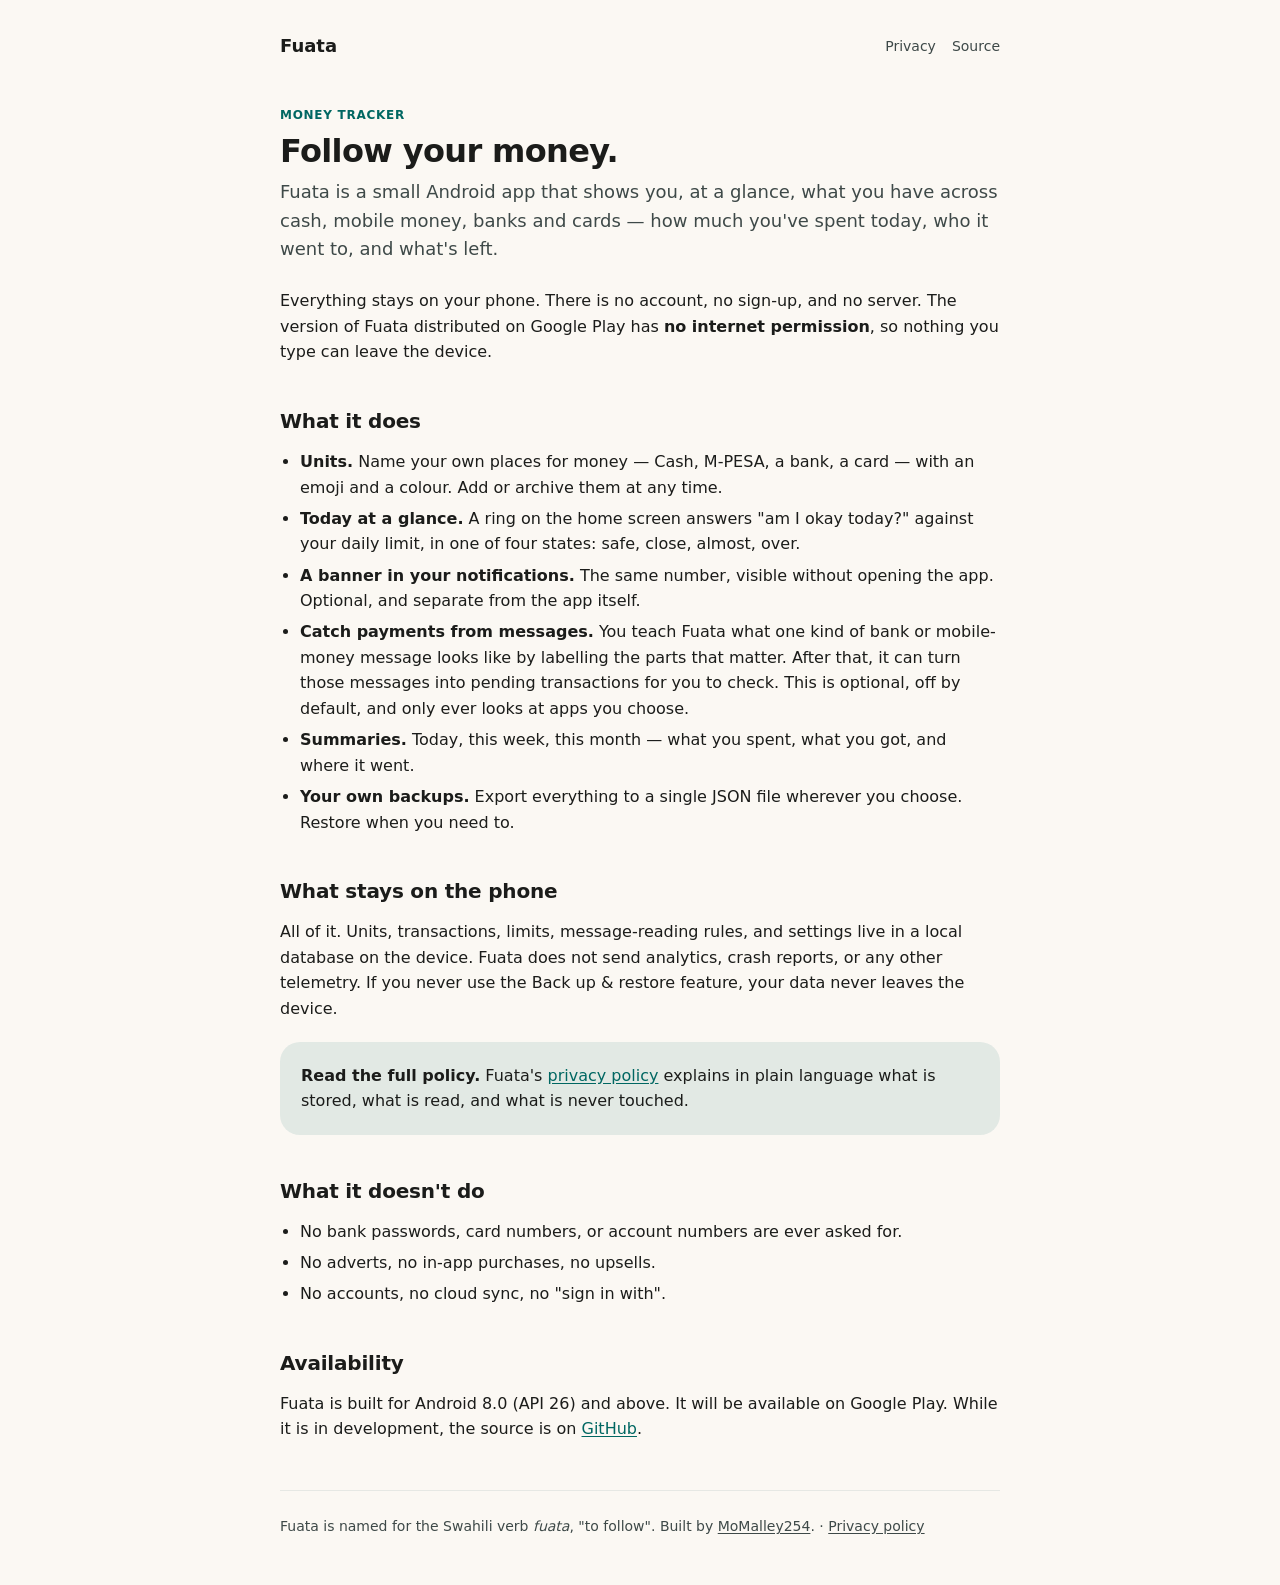
<file: docs/index.html>
<!DOCTYPE html>
<html lang="en">
<head>
<meta charset="utf-8">
<meta name="viewport" content="width=device-width, initial-scale=1">
<title>Fuata: Money Tracker</title>
<meta name="description" content="A private, local-first Android money tracker. See what you have and what's left today. Nothing leaves your phone.">
<meta property="og:title" content="Fuata: Money Tracker">
<meta property="og:description" content="A private, local-first Android money tracker. Nothing leaves your phone.">
<meta property="og:type" content="website">
<link rel="stylesheet" href="styles.css">
</head>
<body>
<header class="site-header">
  <a class="brand" href="./">Fuata</a>
  <nav>
    <a href="privacy.html">Privacy</a>
    <a href="https://github.com/MoMalley254/fuata">Source</a>
  </nav>
</header>

<main>
  <p class="tagline">Money tracker</p>
  <h1>Follow your money.</h1>
  <p class="lede">
    Fuata is a small Android app that shows you, at a glance, what you have
    across cash, mobile money, banks and cards — how much you've spent today,
    who it went to, and what's left.
  </p>

  <p>
    Everything stays on your phone. There is no account, no sign-up, and no
    server. The version of Fuata distributed on Google Play has
    <strong>no internet permission</strong>, so nothing you type can leave
    the device.
  </p>

  <h2>What it does</h2>
  <ul>
    <li><strong>Units.</strong> Name your own places for money — Cash, M-PESA, a bank, a card — with an emoji and a colour. Add or archive them at any time.</li>
    <li><strong>Today at a glance.</strong> A ring on the home screen answers "am I okay today?" against your daily limit, in one of four states: safe, close, almost, over.</li>
    <li><strong>A banner in your notifications.</strong> The same number, visible without opening the app. Optional, and separate from the app itself.</li>
    <li><strong>Catch payments from messages.</strong> You teach Fuata what one kind of bank or mobile-money message looks like by labelling the parts that matter. After that, it can turn those messages into pending transactions for you to check. This is optional, off by default, and only ever looks at apps you choose.</li>
    <li><strong>Summaries.</strong> Today, this week, this month — what you spent, what you got, and where it went.</li>
    <li><strong>Your own backups.</strong> Export everything to a single JSON file wherever you choose. Restore when you need to.</li>
  </ul>

  <h2>What stays on the phone</h2>
  <p>
    All of it. Units, transactions, limits, message-reading rules, and
    settings live in a local database on the device. Fuata does not send
    analytics, crash reports, or any other telemetry. If you never use the
    Back up &amp; restore feature, your data never leaves the device.
  </p>

  <div class="card note">
    <p style="margin:0">
      <strong>Read the full policy.</strong>
      Fuata's <a href="privacy.html">privacy policy</a> explains in plain
      language what is stored, what is read, and what is never touched.
    </p>
  </div>

  <h2>What it doesn't do</h2>
  <ul>
    <li>No bank passwords, card numbers, or account numbers are ever asked for.</li>
    <li>No adverts, no in-app purchases, no upsells.</li>
    <li>No accounts, no cloud sync, no "sign in with".</li>
  </ul>

  <h2>Availability</h2>
  <p>
    Fuata is built for Android 8.0 (API 26) and above. It will be available
    on Google Play. While it is in development, the source is on
    <a href="https://github.com/MoMalley254/fuata">GitHub</a>.
  </p>
</main>

<footer class="site-footer">
  <p>
    Fuata is named for the Swahili verb <em>fuata</em>, "to follow".
    Built by <a href="https://github.com/MoMalley254">MoMalley254</a>.
    · <a href="privacy.html">Privacy policy</a>
  </p>
</footer>
</body>
</html>
</file>
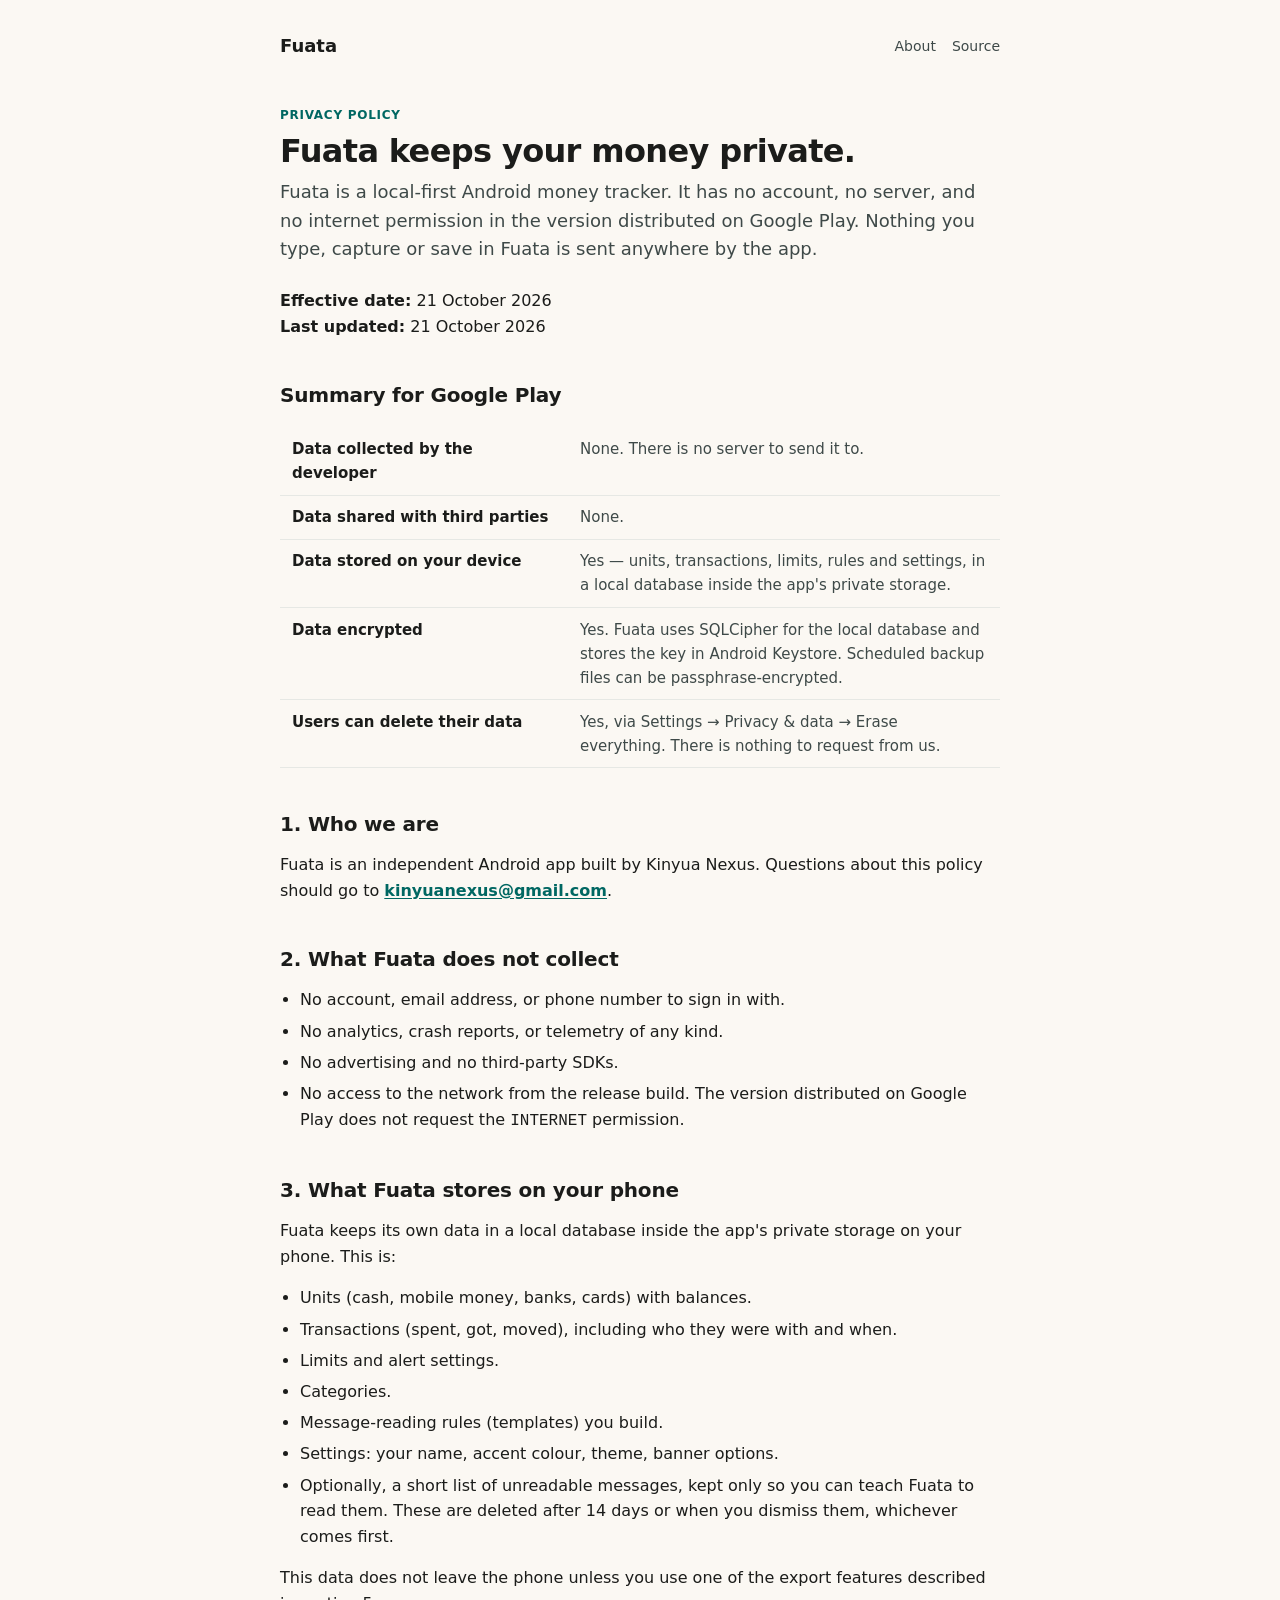
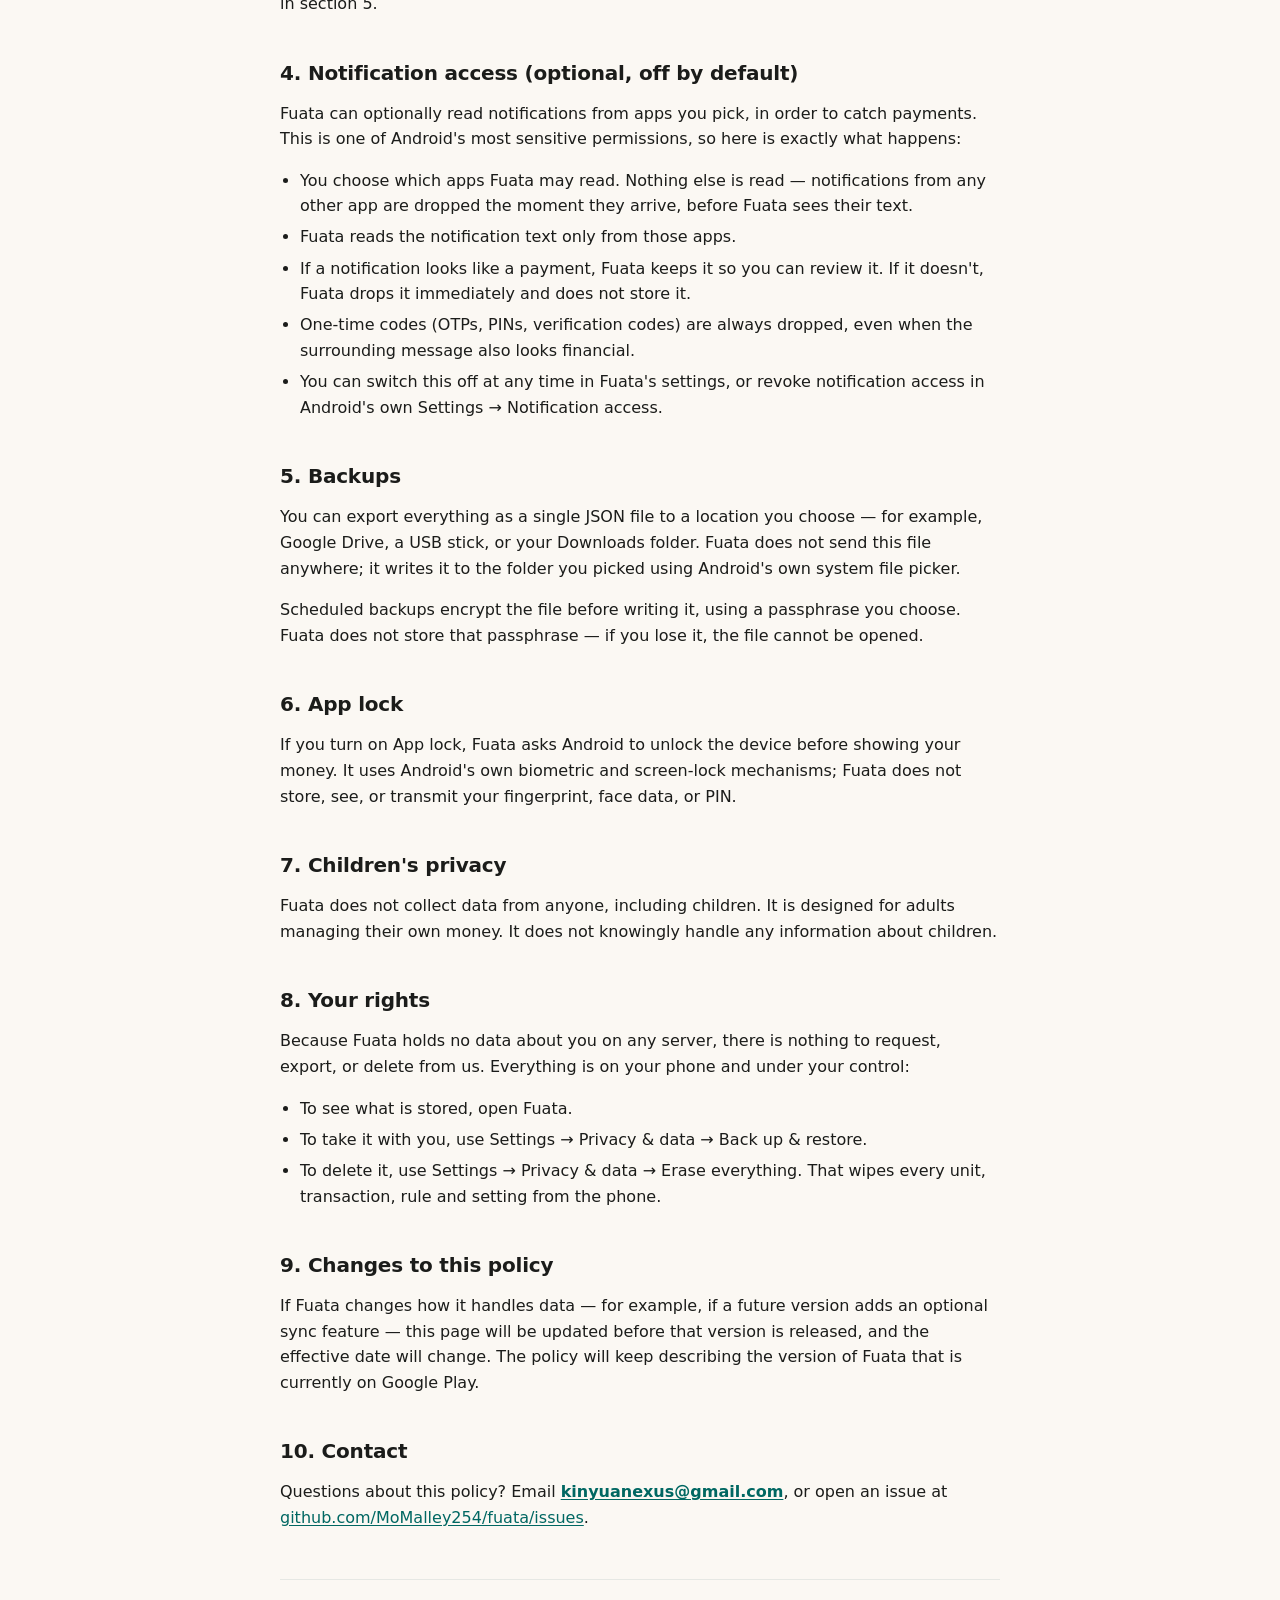
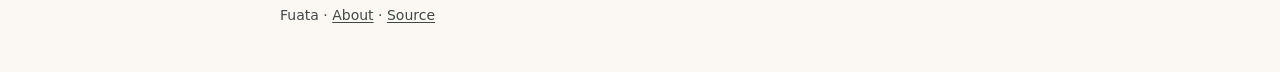
<file: docs/privacy.html>
<!DOCTYPE html>
<html lang="en">
<head>
<meta charset="utf-8">
<meta name="viewport" content="width=device-width, initial-scale=1">
<title>Privacy Policy · Fuata</title>
<meta name="description" content="Fuata's privacy policy. What is stored on your phone, what is never touched, and how notification access works.">
<link rel="stylesheet" href="styles.css">
</head>
<body>
<header class="site-header">
  <a class="brand" href="./">Fuata</a>
  <nav>
    <a href="./">About</a>
    <a href="https://github.com/MoMalley254/fuata">Source</a>
  </nav>
</header>

<main>
  <p class="tagline">Privacy policy</p>
  <h1>Fuata keeps your money private.</h1>
  <p class="lede">
    Fuata is a local-first Android money tracker. It has no account, no
    server, and no internet permission in the version distributed on
    Google Play. Nothing you type, capture or save in Fuata is sent
    anywhere by the app.
  </p>

  <p><strong>Effective date:</strong> 21 October 2026<br>
     <strong>Last updated:</strong> 21 October 2026</p>

  <h2>Summary for Google Play</h2>
  <table class="summary">
    <tr><th>Data collected by the developer</th><td>None. There is no server to send it to.</td></tr>
    <tr><th>Data shared with third parties</th><td>None.</td></tr>
    <tr><th>Data stored on your device</th><td>Yes — units, transactions, limits, rules and settings, in a local database inside the app's private storage.</td></tr>
    <tr><th>Data encrypted</th><td>Yes. Fuata uses SQLCipher for the local database and stores the key in Android Keystore. Scheduled backup files can be passphrase-encrypted.</td></tr>
    <tr><th>Users can delete their data</th><td>Yes, via Settings &rarr; Privacy &amp; data &rarr; Erase everything. There is nothing to request from us.</td></tr>
  </table>

  <h2>1. Who we are</h2>
  <p>
    Fuata is an independent Android app built by Kinyua Nexus. Questions
    about this policy should go to
    <strong><a href="mailto:kinyuanexus@gmail.com">kinyuanexus@gmail.com</a></strong>.
     <!-- or as an issue on -->
    <!-- <a href="https://github.com/MoMalley254/fuata/issues">GitHub</a>. -->
  </p>

  <h2>2. What Fuata does not collect</h2>
  <ul>
    <li>No account, email address, or phone number to sign in with.</li>
    <li>No analytics, crash reports, or telemetry of any kind.</li>
    <li>No advertising and no third-party SDKs.</li>
    <li>No access to the network from the release build. The version
        distributed on Google Play does not request the
        <code>INTERNET</code> permission.</li>
  </ul>

  <h2>3. What Fuata stores on your phone</h2>
  <p>
    Fuata keeps its own data in a local database inside the app's private
    storage on your phone. This is:
  </p>
  <ul>
    <li>Units (cash, mobile money, banks, cards) with balances.</li>
    <li>Transactions (spent, got, moved), including who they were with and when.</li>
    <li>Limits and alert settings.</li>
    <li>Categories.</li>
    <li>Message-reading rules (templates) you build.</li>
    <li>Settings: your name, accent colour, theme, banner options.</li>
    <li>Optionally, a short list of unreadable messages, kept only so you
        can teach Fuata to read them. These are deleted after 14 days or
        when you dismiss them, whichever comes first.</li>
  </ul>
  <p>
    This data does not leave the phone unless you use one of the export
    features described in section 5.
  </p>

  <h2>4. Notification access (optional, off by default)</h2>
  <p>
    Fuata can optionally read notifications from apps you pick, in order to
    catch payments. This is one of Android's most sensitive permissions, so
    here is exactly what happens:
  </p>
  <ul>
    <li>You choose which apps Fuata may read. Nothing else is read —
        notifications from any other app are dropped the moment they arrive,
        before Fuata sees their text.</li>
    <li>Fuata reads the notification text only from those apps.</li>
    <li>If a notification looks like a payment, Fuata keeps it so you can
        review it. If it doesn't, Fuata drops it immediately and does not
        store it.</li>
    <li>One-time codes (OTPs, PINs, verification codes) are always dropped,
        even when the surrounding message also looks financial.</li>
    <li>You can switch this off at any time in Fuata's settings, or revoke
        notification access in Android's own Settings &rarr; Notification
        access.</li>
  </ul>

  <h2>5. Backups</h2>
  <p>
    You can export everything as a single JSON file to a location you
    choose — for example, Google Drive, a USB stick, or your Downloads
    folder. Fuata does not send this file anywhere; it writes it to the
    folder you picked using Android's own system file picker.
  </p>
  <p>
    Scheduled backups encrypt the file before writing it, using a
    passphrase you choose. Fuata does not store that passphrase — if you
    lose it, the file cannot be opened.
  </p>

  <h2>6. App lock</h2>
  <p>
    If you turn on App lock, Fuata asks Android to unlock the device
    before showing your money. It uses Android's own biometric and
    screen-lock mechanisms; Fuata does not store, see, or transmit your
    fingerprint, face data, or PIN.
  </p>

  <h2>7. Children's privacy</h2>
  <p>
    Fuata does not collect data from anyone, including children. It is
    designed for adults managing their own money. It does not knowingly
    handle any information about children.
  </p>

  <h2>8. Your rights</h2>
  <p>
    Because Fuata holds no data about you on any server, there is nothing
    to request, export, or delete from us. Everything is on your phone and
    under your control:
  </p>
  <ul>
    <li>To see what is stored, open Fuata.</li>
    <li>To take it with you, use Settings &rarr; Privacy &amp; data &rarr;
        Back up &amp; restore.</li>
    <li>To delete it, use Settings &rarr; Privacy &amp; data &rarr; Erase
        everything. That wipes every unit, transaction, rule and setting
        from the phone.</li>
  </ul>

  <h2>9. Changes to this policy</h2>
  <p>
    If Fuata changes how it handles data — for example, if a future
    version adds an optional sync feature — this page will be updated
    before that version is released, and the effective date will change.
    The policy will keep describing the version of Fuata that is
    currently on Google Play.
  </p>

  <h2>10. Contact</h2>
  <p>
    Questions about this policy? Email
    <strong><a href="mailto:kinyuanexus@gmail.com">kinyuanexus@gmail.com</a></strong>, or open an issue at
    <a href="https://github.com/MoMalley254/fuata/issues">github.com/MoMalley254/fuata/issues</a>.
  </p>
</main>

<footer class="site-footer">
  <p>
    Fuata · <a href="./">About</a> ·
    <a href="https://github.com/MoMalley254/fuata">Source</a>
  </p>
</footer>
</body>
</html>
</file>
<file: docs/styles.css>
/* Fuata site — a small static mirror of the app's visual language.
 * Tokens copied from lib/ui/theme/app_colors.dart and app_spacing.dart;
 * Plus Jakarta Sans loaded from Google Fonts, the same family the app
 * bundles as an asset. No build step: edit, push, GitHub Pages serves it. */

:root {
  --fuata-bg:            #FBF8F3;
  --fuata-surface:       #FFFFFF;
  --fuata-container:     #F6F2EA;
  --fuata-on-surface:    #1B1C1A;
  --fuata-on-variant:    #3E4948;
  --fuata-primary:       #006762;
  --fuata-primary-soft:  rgba(0, 103, 98, 0.10);
  --fuata-outline:       #BDC9C7;
  --fuata-outline-soft:  rgba(189, 201, 199, 0.35);
  --fuata-radius:        20px;
  --fuata-max-width:     720px;
  --fuata-gap:           1.25rem;
}

@media (prefers-color-scheme: dark) {
  :root {
    --fuata-bg:           #14161A;
    --fuata-surface:      #1F2329;
    --fuata-container:    #282C34;
    --fuata-on-surface:   #F1F3F7;
    --fuata-on-variant:   #9DA6B5;
    --fuata-primary:      #57F1DB;
    --fuata-primary-soft: rgba(87, 241, 219, 0.15);
    --fuata-outline:      #3C4A46;
    --fuata-outline-soft: rgba(60, 74, 70, 0.7);
  }
}

*, *::before, *::after { box-sizing: border-box; }
html { -webkit-text-size-adjust: 100%; }

body {
  margin: 0;
  padding: 2rem var(--fuata-gap);
  font-family: 'Plus Jakarta Sans', system-ui, -apple-system, 'Segoe UI', sans-serif;
  font-size: 16px;
  line-height: 1.6;
  color: var(--fuata-on-surface);
  background: var(--fuata-bg);
}

main { max-width: var(--fuata-max-width); margin: 0 auto; }

header.site-header {
  max-width: var(--fuata-max-width);
  margin: 0 auto 2.5rem;
  display: flex;
  align-items: center;
  gap: 0.75rem;
}

header.site-header .brand {
  font-weight: 700;
  font-size: 1.125rem;
  color: var(--fuata-on-surface);
  text-decoration: none;
}

header.site-header nav {
  margin-left: auto;
  display: flex;
  gap: 1rem;
  font-size: 0.875rem;
}

header.site-header nav a {
  color: var(--fuata-on-variant);
  text-decoration: none;
}

header.site-header nav a:hover,
header.site-header nav a:focus {
  color: var(--fuata-primary);
  text-decoration: underline;
}

h1 {
  font-size: 2rem;
  font-weight: 700;
  letter-spacing: -0.02em;
  margin: 0 0 0.5rem;
  line-height: 1.15;
}

h2 {
  font-size: 1.25rem;
  font-weight: 600;
  letter-spacing: -0.01em;
  margin: 2.5rem 0 0.75rem;
}

h3 {
  font-size: 1rem;
  font-weight: 600;
  margin: 1.75rem 0 0.5rem;
}

p, ul, ol { margin: 0 0 1rem; }
ul, ol { padding-left: 1.25rem; }
li { margin: 0.35rem 0; }

a {
  color: var(--fuata-primary);
  text-decoration: underline;
  text-underline-offset: 2px;
}

a:hover, a:focus { text-decoration: none; }

.lede {
  font-size: 1.125rem;
  color: var(--fuata-on-variant);
  margin: 0 0 1.5rem;
}

.card {
  background: var(--fuata-surface);
  border: 1px solid var(--fuata-outline-soft);
  border-radius: var(--fuata-radius);
  padding: 1.25rem;
  margin: 1.25rem 0;
}

.card.note {
  background: var(--fuata-primary-soft);
  border-color: transparent;
}

.tagline {
  display: inline-block;
  font-size: 0.75rem;
  font-weight: 600;
  letter-spacing: 0.06em;
  text-transform: uppercase;
  color: var(--fuata-primary);
  margin: 0 0 0.5rem;
}

table.summary {
  width: 100%;
  border-collapse: collapse;
  margin: 1rem 0 1.5rem;
  font-size: 0.9375rem;
}

table.summary th,
table.summary td {
  text-align: left;
  padding: 0.6rem 0.75rem;
  border-bottom: 1px solid var(--fuata-outline-soft);
  vertical-align: top;
}

table.summary th {
  font-weight: 600;
  color: var(--fuata-on-surface);
  width: 40%;
}

table.summary td { color: var(--fuata-on-variant); }

footer.site-footer {
  max-width: var(--fuata-max-width);
  margin: 3rem auto 0;
  padding-top: 1.5rem;
  border-top: 1px solid var(--fuata-outline-soft);
  font-size: 0.875rem;
  color: var(--fuata-on-variant);
}

footer.site-footer a { color: var(--fuata-on-variant); }

@media (max-width: 480px) {
  body { padding: 1.25rem 1rem; }
  h1 { font-size: 1.625rem; }
  h2 { font-size: 1.125rem; }
  table.summary th { width: 45%; }
}
</file>
